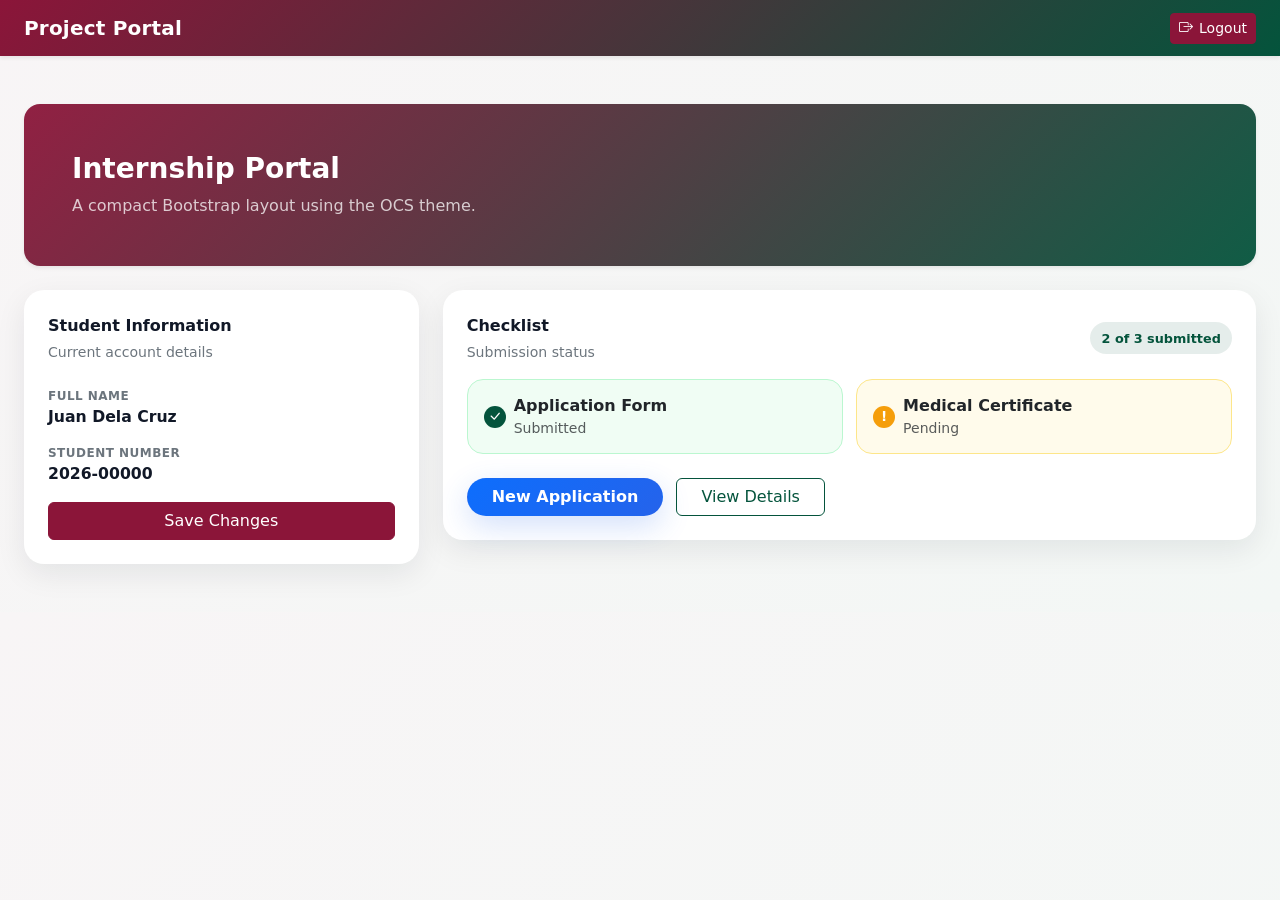
<file: ocs-theme/example.html>
<!DOCTYPE html>
<html lang="en">
  <head>
    <meta charset="UTF-8" />
    <meta name="viewport" content="width=device-width, initial-scale=1" />
    <title>OCS Theme Example</title>
    <link
      href="https://cdn.jsdelivr.net/npm/bootstrap@5.3.3/dist/css/bootstrap.min.css"
      rel="stylesheet"
    />
    <link
      href="https://cdn.jsdelivr.net/npm/bootstrap-icons@1.11.3/font/bootstrap-icons.min.css"
      rel="stylesheet"
    />
    <link href="ocs-theme.css" rel="stylesheet" />
  </head>
  <body class="ocs-app">
    <nav class="navbar navbar-expand-lg ocs-navbar shadow-sm">
      <div class="container-fluid px-4 px-xxl-5">
        <span class="navbar-brand">Project Portal</span>
        <button class="btn btn-sm ocs-btn-logout" type="button">
          <i class="bi bi-box-arrow-right" aria-hidden="true"></i>
          <span class="ocs-btn-logout-label">Logout</span>
        </button>
      </div>
    </nav>

    <main class="container-fluid px-4 px-xxl-5 py-4 py-lg-5">
      <section class="card ocs-hero-card rounded-4 shadow-sm mb-4">
        <div class="card-body p-4 p-lg-5">
          <h1 class="h3 fw-bold mb-2">Internship Portal</h1>
          <p class="mb-0 opacity-75">
            A compact Bootstrap layout using the OCS theme.
          </p>
        </div>
      </section>

      <div class="row g-4">
        <div class="col-lg-4">
          <section class="card ocs-card">
            <div class="card-body p-4">
              <div class="ocs-section-title mb-1">Student Information</div>
              <div class="ocs-section-subtitle mb-4">Current account details</div>

              <div class="mb-3">
                <div class="ocs-info-label">Full Name</div>
                <div class="ocs-info-value">Juan Dela Cruz</div>
              </div>
              <div class="mb-3">
                <div class="ocs-info-label">Student Number</div>
                <div class="ocs-info-value">2026-00000</div>
              </div>

              <button class="btn ocs-btn-primary w-100">Save Changes</button>
            </div>
          </section>
        </div>

        <div class="col-lg-8">
          <section class="card ocs-card">
            <div class="card-body p-4">
              <div class="d-flex flex-wrap justify-content-between align-items-center gap-2 mb-3">
                <div>
                  <div class="ocs-section-title mb-1">Checklist</div>
                  <div class="ocs-section-subtitle">Submission status</div>
                </div>
                <span class="ocs-pill">2 of 3 submitted</span>
              </div>

              <div class="ocs-checklist-grid mb-4">
                <div class="ocs-checklist-item is-submitted">
                  <div class="d-flex align-items-center gap-2">
                    <span class="ocs-check is-submitted"><i class="bi bi-check-lg"></i></span>
                    <div>
                      <div class="fw-bold">Application Form</div>
                      <div class="text-muted small">Submitted</div>
                    </div>
                  </div>
                </div>
                <div class="ocs-checklist-item is-pending">
                  <div class="d-flex align-items-center gap-2">
                    <span class="ocs-check is-pending">!</span>
                    <div>
                      <div class="fw-bold">Medical Certificate</div>
                      <div class="text-muted small">Pending</div>
                    </div>
                  </div>
                </div>
              </div>

              <button class="btn ocs-action-btn px-4">New Application</button>
              <button class="btn ocs-btn-secondary px-4 ms-2">View Details</button>
            </div>
          </section>
        </div>
      </div>
    </main>
  </body>
</html>
</file>
<file: ocs-theme/ocs-theme.css>
/*
  OCS Portal Theme
  Load after Bootstrap. Bootstrap Icons and DataTables styles are optional.
*/

:root {
  --ocs-green: #04543c;
  --ocs-green-dark: #033b2a;
  --ocs-maroon: #8b1539;
  --ocs-maroon-dark: #74112f;
  --ocs-blue: #2563eb;
  --ocs-blue-dark: #1d4ed8;
  --ocs-warning: #f59e0b;
  --ocs-danger: #dc2626;
  --ocs-text: #1f2937;
  --ocs-heading: #111827;
  --ocs-muted: #6c757d;
  --ocs-border: #e9ecef;
  --ocs-surface: #ffffff;
  --ocs-soft-surface: #f8fafc;
  --ocs-page-bg: linear-gradient(135deg, #f8f5f6 0%, #f3f7f5 100%);
  --ocs-login-bg: linear-gradient(135deg, #f8fffb 0%, #eef6ff 100%);
  --ocs-brand-gradient: linear-gradient(135deg, var(--ocs-maroon) 0%, var(--ocs-green) 100%);
  --ocs-green-gradient: linear-gradient(135deg, var(--ocs-green-dark) 0%, var(--ocs-green) 100%);
  --ocs-blue-gradient: linear-gradient(135deg, #0d6efd 0%, var(--ocs-blue) 100%);
  --ocs-radius-card: 1.25rem;
  --ocs-radius-field: 0.7rem;
  --ocs-shadow-card: 0 10px 30px rgba(15, 23, 42, 0.08);
  --ocs-shadow-soft: 0 8px 20px rgba(15, 23, 42, 0.04);

  /* Compatibility aliases for the current FOR 198 project. */
  --portal-maroon: var(--ocs-maroon);
  --portal-green: var(--ocs-green);
  --portal-light: #f7f8fa;
  --portal-muted: var(--ocs-muted);
  --portal-border: var(--ocs-border);
  --brand-green: var(--ocs-green);
  --brand-green-dark: var(--ocs-green-dark);
  --soft-bg: var(--ocs-login-bg);
}

body.ocs-app,
body.portal-theme {
  background: var(--ocs-page-bg);
  color: var(--ocs-text);
}

body.ocs-login-page,
body.login-theme {
  min-height: 100vh;
  background: var(--ocs-login-bg);
  font-family: "Inter", system-ui, -apple-system, BlinkMacSystemFont, "Segoe UI", sans-serif;
}

.ocs-navbar,
.portal-navbar {
  background: var(--ocs-brand-gradient);
}

.ocs-navbar .navbar-brand,
.portal-navbar .navbar-brand {
  color: #fff;
  font-weight: 700;
  letter-spacing: 0.2px;
}

.ocs-btn-logout,
.portal-navbar .btn-logout {
  display: inline-flex;
  align-items: center;
  justify-content: center;
  gap: 0.4rem;
  background-color: var(--ocs-maroon);
  border-color: var(--ocs-maroon);
  color: #fff;
}

.ocs-btn-logout:hover,
.ocs-btn-logout:focus,
.portal-navbar .btn-logout:hover,
.portal-navbar .btn-logout:focus {
  background-color: #6f102e;
  border-color: #6f102e;
  color: #fff;
}

.ocs-hero-card,
.hero-card {
  background: linear-gradient(135deg, rgba(139, 21, 57, 0.95) 0%, rgba(4, 84, 60, 0.95) 100%);
  color: #fff;
  border: 0;
}

.ocs-card,
.portal-card {
  border: 0;
  border-radius: var(--ocs-radius-card);
  box-shadow: var(--ocs-shadow-card);
}

.ocs-section-title,
.section-title {
  font-size: 1rem;
  font-weight: 700;
  color: var(--ocs-heading);
}

.ocs-section-subtitle,
.section-subtitle {
  font-size: 0.88rem;
  color: var(--ocs-muted);
}

.ocs-info-label,
.info-label {
  font-size: 0.75rem;
  font-weight: 600;
  text-transform: uppercase;
  letter-spacing: 0.04em;
  color: var(--ocs-muted);
}

.ocs-info-value,
.info-value {
  font-size: 0.98rem;
  font-weight: 600;
  color: var(--ocs-heading);
}

.ocs-choice-box,
.choice-box {
  border: 1px solid var(--ocs-border);
  border-radius: 0.9rem;
  padding: 0.9rem 1rem;
  background: #fff;
}

.ocs-choice-number,
.choice-number {
  width: 32px;
  height: 32px;
  border-radius: 999px;
  display: inline-flex;
  align-items: center;
  justify-content: center;
  font-size: 0.82rem;
  font-weight: 700;
  color: #fff;
  background-color: var(--ocs-maroon);
}

.ocs-btn-primary,
.btn-portal-primary {
  background-color: var(--ocs-maroon);
  border-color: var(--ocs-maroon);
  color: #fff;
}

.ocs-btn-primary:hover,
.ocs-btn-primary:focus,
.btn-portal-primary:hover,
.btn-portal-primary:focus {
  background-color: var(--ocs-maroon-dark);
  border-color: var(--ocs-maroon-dark);
  color: #fff;
}

.ocs-btn-secondary,
.btn-portal-secondary {
  border-color: var(--ocs-green);
  color: var(--ocs-green);
}

.ocs-btn-secondary:hover,
.ocs-btn-secondary:focus,
.btn-portal-secondary:hover,
.btn-portal-secondary:focus {
  background-color: var(--ocs-green);
  border-color: var(--ocs-green);
  color: #fff;
}

.ocs-action-btn,
.new-application-btn {
  background: var(--ocs-blue-gradient);
  border: 1px solid rgba(37, 99, 235, 0.2);
  border-radius: var(--ocs-radius-card);
  color: #fff;
  font-weight: 700;
  letter-spacing: 0;
  box-shadow: 0 10px 30px rgba(37, 99, 235, 0.2);
}

.ocs-action-btn:hover,
.ocs-action-btn:focus,
.new-application-btn:hover,
.new-application-btn:focus {
  background: linear-gradient(135deg, #0b5ed7 0%, var(--ocs-blue-dark) 100%);
  color: #fff;
  box-shadow: 0 12px 24px rgba(37, 99, 235, 0.28);
  transform: translateY(-2px);
}

.ocs-disabled-section,
.portal-disabled-section {
  position: relative;
  opacity: 0.55;
  filter: grayscale(0.85);
}

.ocs-disabled-section::after,
.portal-disabled-section::after {
  content: "Currently unavailable";
  position: absolute;
  top: 1rem;
  right: 1rem;
  z-index: 3;
  border-radius: 999px;
  padding: 0.35rem 0.7rem;
  background: rgba(17, 24, 39, 0.82);
  color: #fff;
  font-size: 0.76rem;
  font-weight: 700;
  pointer-events: none;
}

.ocs-disabled-section .card-body,
.ocs-disabled-section table,
.ocs-disabled-section input,
.ocs-disabled-section button,
.ocs-disabled-section select,
.portal-disabled-section .card-body,
.portal-disabled-section table,
.portal-disabled-section input,
.portal-disabled-section button,
.portal-disabled-section select {
  pointer-events: none;
}

.ocs-disabled-button,
.portal-disabled-button {
  opacity: 0.5;
  filter: grayscale(0.9);
  pointer-events: none;
}

.table thead th {
  background-color: #f8f9fb;
  color: #374151;
  font-size: 0.82rem;
  font-weight: 700;
  border-bottom: 1px solid var(--ocs-border);
}

.modal-header {
  border-bottom: 1px solid var(--ocs-border);
}

.modal-footer {
  border-top: 1px solid var(--ocs-border);
}

.ocs-pill,
.requirements-summary {
  border-radius: 999px;
  padding: 0.42rem 0.7rem;
  background: rgba(4, 84, 60, 0.1);
  color: var(--ocs-green);
  font-size: 0.8rem;
  font-weight: 700;
  white-space: nowrap;
}

.ocs-status-badge,
.hi-status-badge {
  display: inline-flex;
  align-items: center;
  justify-content: center;
  border-radius: 999px;
  padding: 6px 12px;
  font-size: 12px;
  font-weight: 600;
  line-height: 1;
  white-space: nowrap;
  border: 1px solid transparent;
}

.ocs-status-success,
.hi-status-approved {
  background: #dcfce7;
  color: #166534;
  border-color: #bbf7d0;
}

.ocs-status-warning,
.hi-status-waitlisted {
  background: #fef3c7;
  color: #92400e;
  border-color: #fde68a;
}

.ocs-status-danger,
.hi-status-rejected {
  background: #fee2e2;
  color: #991b1b;
  border-color: #fecaca;
}

.ocs-status-muted,
.hi-status-pending {
  background: #e5e7eb;
  color: #374151;
  border-color: #d1d5db;
}

.ocs-checklist-grid,
.requirements-checklist-grid {
  display: grid;
  grid-template-columns: repeat(2, minmax(0, 1fr));
  gap: 0.85rem;
}

.ocs-checklist-item,
.requirement-checklist-item {
  border: 1px solid var(--ocs-border);
  border-radius: 1rem;
  padding: 0.9rem 1rem;
  background: #fff;
}

.ocs-checklist-item.is-submitted,
.requirement-checklist-item.is-submitted {
  border-color: #bbf7d0;
  background: #f0fdf4;
}

.ocs-checklist-item.is-pending,
.requirement-checklist-item.is-pending {
  border-color: #fde68a;
  background: #fffbeb;
}

.ocs-check,
.requirement-check {
  width: 22px;
  height: 22px;
  border-radius: 999px;
  display: inline-flex;
  align-items: center;
  justify-content: center;
  flex: 0 0 auto;
  font-size: 0.85rem;
  font-weight: 800;
}

.ocs-check.is-submitted,
.requirement-check.is-submitted {
  background: var(--ocs-green);
  color: #fff;
}

.ocs-check.is-pending,
.requirement-check.is-pending {
  background: var(--ocs-warning);
  color: #fff;
}

.ocs-data-card,
.requirements-detail-item,
.previous-application-item,
.hi-student-summary,
.hi-status-item {
  border: 1px solid #e5e7eb;
  border-radius: 16px;
  padding: 14px 16px;
  background: #ffffff;
}

.dataTables_wrapper .dataTables_filter input,
.dataTables_wrapper .dataTables_length select {
  border-radius: var(--ocs-radius-field);
  border: 1px solid var(--ocs-border);
}

.dataTables_wrapper .dataTables_filter input {
  padding: 0.4rem 0.7rem;
}

.page-item.active .page-link {
  background-color: var(--ocs-green);
  border-color: var(--ocs-green);
}

.page-link {
  color: var(--ocs-green);
}

.ocs-login-wrapper,
.login-wrapper {
  min-height: 100vh;
}

.ocs-login-card,
.login-card {
  border: 0;
  border-radius: 1.5rem;
  overflow: hidden;
  box-shadow: 0 20px 60px rgba(15, 23, 42, 0.08);
  background: rgba(255, 255, 255, 0.95);
  backdrop-filter: blur(8px);
}

.ocs-login-banner,
.login-banner {
  background: var(--ocs-green-gradient);
  color: #fff;
  padding: 2rem;
  height: 100%;
}

.ocs-login-badge,
.login-badge {
  display: inline-flex;
  align-items: center;
  gap: 0.5rem;
  background: rgba(255, 255, 255, 0.14);
  border: 1px solid rgba(255, 255, 255, 0.2);
  color: #fff;
  border-radius: 999px;
  padding: 0.45rem 0.9rem;
  font-size: 0.82rem;
  font-weight: 600;
}

.ocs-portal-title,
.portal-title {
  font-size: clamp(1.8rem, 4vw, 2.5rem);
  font-weight: 700;
  line-height: 1.15;
}

.ocs-portal-subtitle,
.portal-subtitle {
  color: rgba(255, 255, 255, 0.88);
  font-size: 0.98rem;
}

.ocs-login-content,
.login-content {
  padding: 2rem;
}

.ocs-welcome-title,
.welcome-title {
  font-size: 1.7rem;
  font-weight: 700;
  color: var(--ocs-text);
}

.ocs-welcome-text,
.welcome-text {
  color: #6b7280;
  font-size: 0.96rem;
}

.ocs-signin-box,
.signin-box {
  border: 1px solid var(--ocs-border);
  border-radius: 1rem;
  padding: 1.25rem;
  background: var(--ocs-soft-surface);
}

.ocs-note-box,
.note-box {
  background: #f1f5f9;
  border: 1px solid #e2e8f0;
  border-radius: 1rem;
  padding: 0.9rem 1rem;
  color: #475569;
  font-size: 0.88rem;
}

@media (max-width: 1080px) {
  .ocs-checklist-grid,
  .requirements-checklist-grid {
    grid-template-columns: 1fr;
  }
}

@media (max-width: 991.98px) {
  .ocs-login-banner,
  .login-banner {
    padding: 1.75rem;
  }

  .ocs-login-content,
  .login-content {
    padding: 1.5rem;
  }
}

@media (max-width: 576px) {
  .ocs-navbar .ocs-btn-logout,
  .portal-navbar .btn-logout {
    width: 2.25rem;
    height: 2.25rem;
    padding: 0;
  }

  .ocs-btn-logout-label,
  .portal-navbar .btn-logout-label {
    display: none;
  }
}

@media (max-width: 575.98px) {
  .ocs-login-page .container,
  .login-theme .container {
    padding-left: 1rem;
    padding-right: 1rem;
  }

  .ocs-login-banner,
  .ocs-login-content,
  .login-banner,
  .login-content {
    padding: 1.25rem;
  }

  .ocs-welcome-title,
  .welcome-title {
    font-size: 1.4rem;
  }

  .ocs-portal-title,
  .portal-title {
    font-size: 1.7rem;
  }
}
</file>
